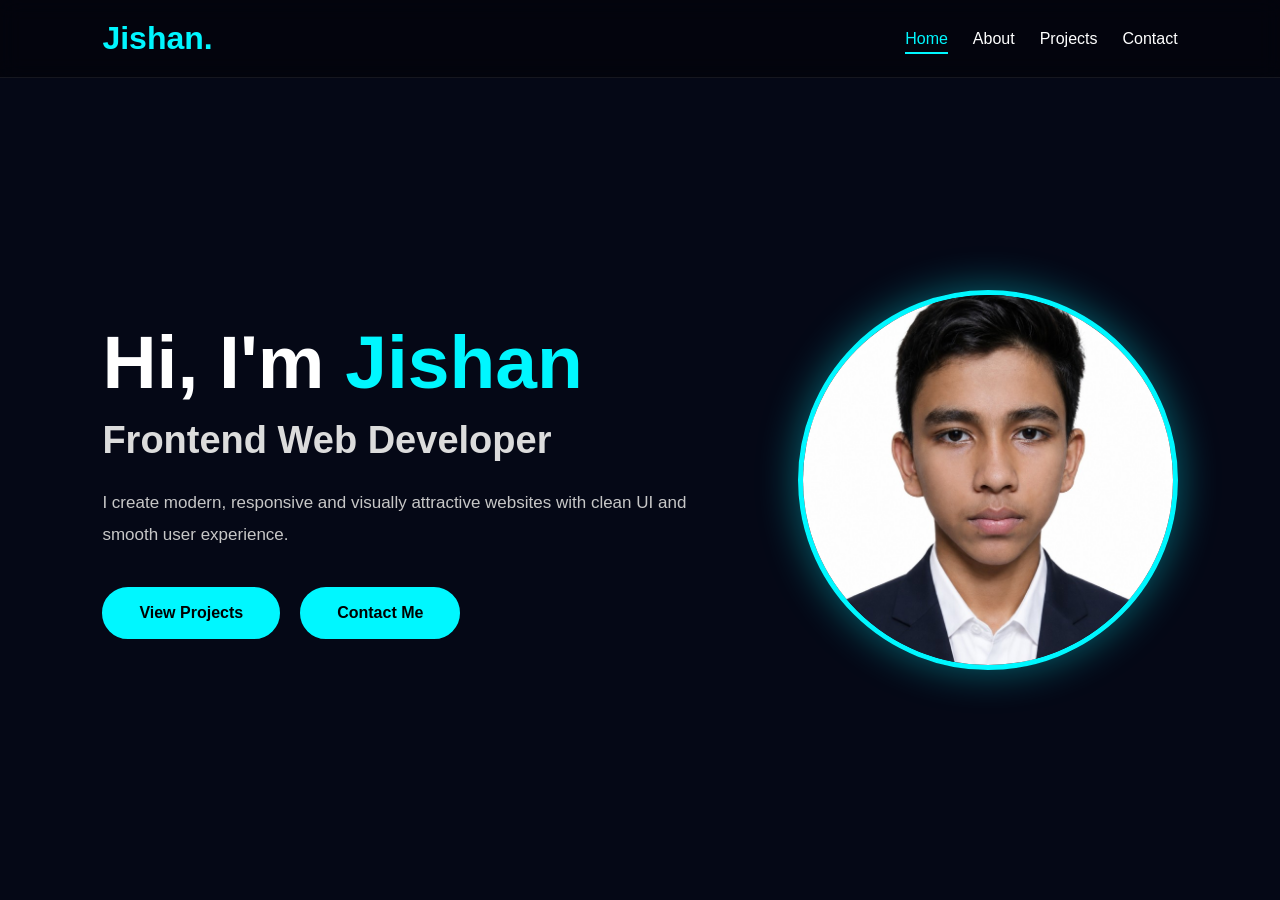
<file: index.html>
<!DOCTYPE html>
<html lang="en">
<head>
<meta charset="UTF-8">
<link rel="icon" type="image/png" href="img.png">
<meta name="viewport" content="width=device-width, initial-scale=1.0">
<title>Jishan Portfolio</title>
<link rel="stylesheet" href="style.css">
</head>
<body>

<header>
    <div class="logo">Jishan.</div>

    <nav>
        <a href="index.html" class="active">Home</a>
        <a href="about.html">About</a>
        <a href="projects.html">Projects</a>
        <a href="contact.html">Contact</a>
    </nav>
</header>

<section class="hero">

    <div class="hero-text">
        <h1>Hi, I'm <span>Jishan</span></h1>

        <h2>Frontend Web Developer</h2>

        <p>
            I create modern, responsive and visually attractive websites
            with clean UI and smooth user experience.
        </p>

        <div class="btns">
            <a href="projects.html" class="btn">View Projects</a>
            <a href="contact.html" class="btn">Contact Me</a>
        </div>
    </div>

<div class="hero-image">
    <img src="jishanimage.jpg" alt="myimage">
</div>

</section>

</body>
</html>
</file>
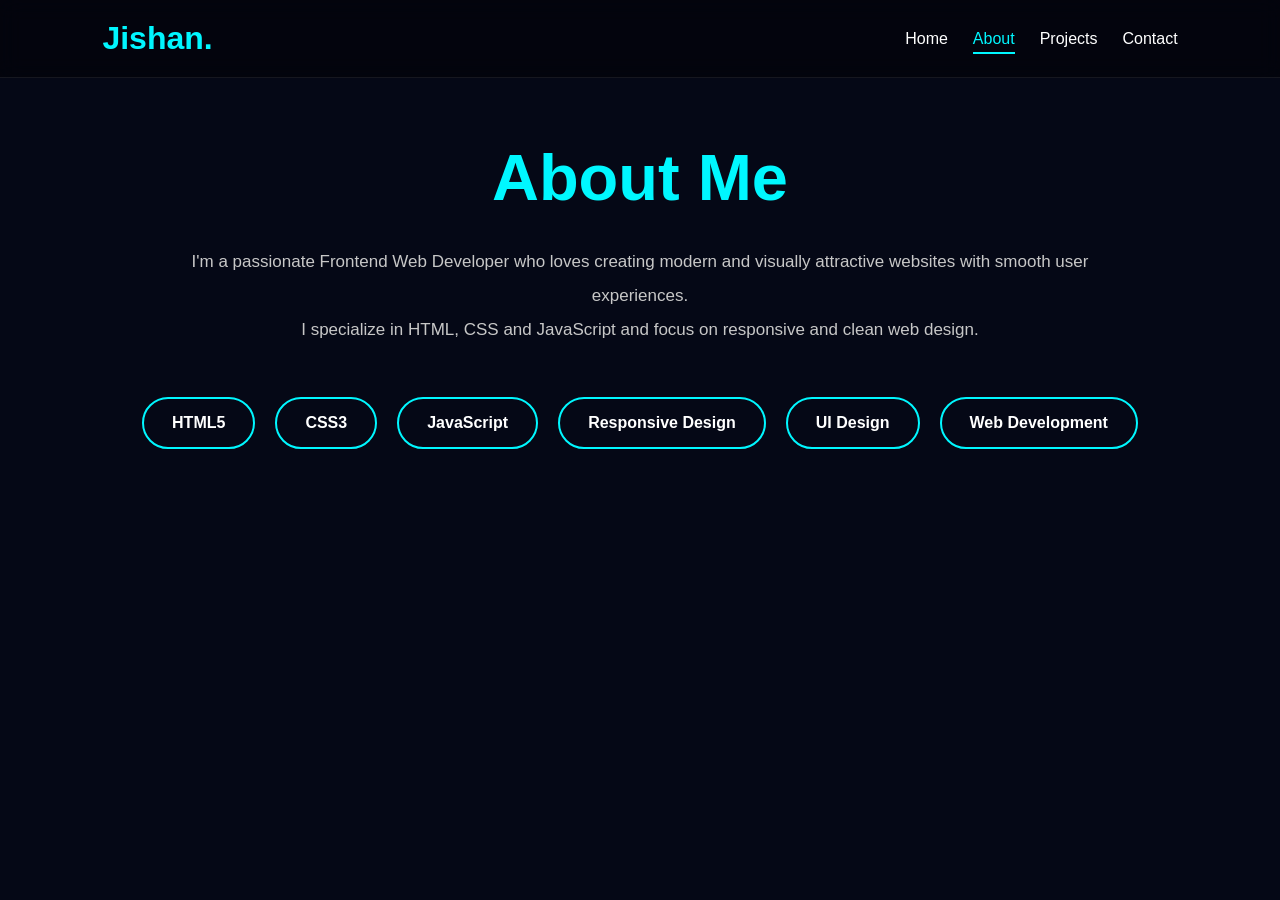
<file: about.html>
<!DOCTYPE html>
<html lang="en">
<head>
<meta charset="UTF-8">
<link rel="icon" type="image/png" href="img.png">
<meta name="viewport" content="width=device-width, initial-scale=1.0">
<title>About | Jishan</title>
<link rel="stylesheet" href="style.css">
</head>
<body>

<header>
    <div class="logo">Jishan.</div>

    <nav>
        <a href="index.html">Home</a>
        <a href="about.html" class="active">About</a>
        <a href="projects.html">Projects</a>
        <a href="contact.html">Contact</a>
    </nav>
</header>

<section class="about">

    <div class="about-content">

        <h1>About Me</h1>

        <p>
            I'm a passionate Frontend Web Developer who loves creating
            modern and visually attractive websites with smooth user experiences.
        </p>

        <p>
            I specialize in HTML, CSS and JavaScript and focus on
            responsive and clean web design.
        </p>

        <div class="skills">

            <div class="skill-box">HTML5</div>
            <div class="skill-box">CSS3</div>
            <div class="skill-box">JavaScript</div>
            <div class="skill-box">Responsive Design</div>
            <div class="skill-box">UI Design</div>
            <div class="skill-box">Web Development</div>

        </div>

    </div>

</section>

</body>
</html>
</file>
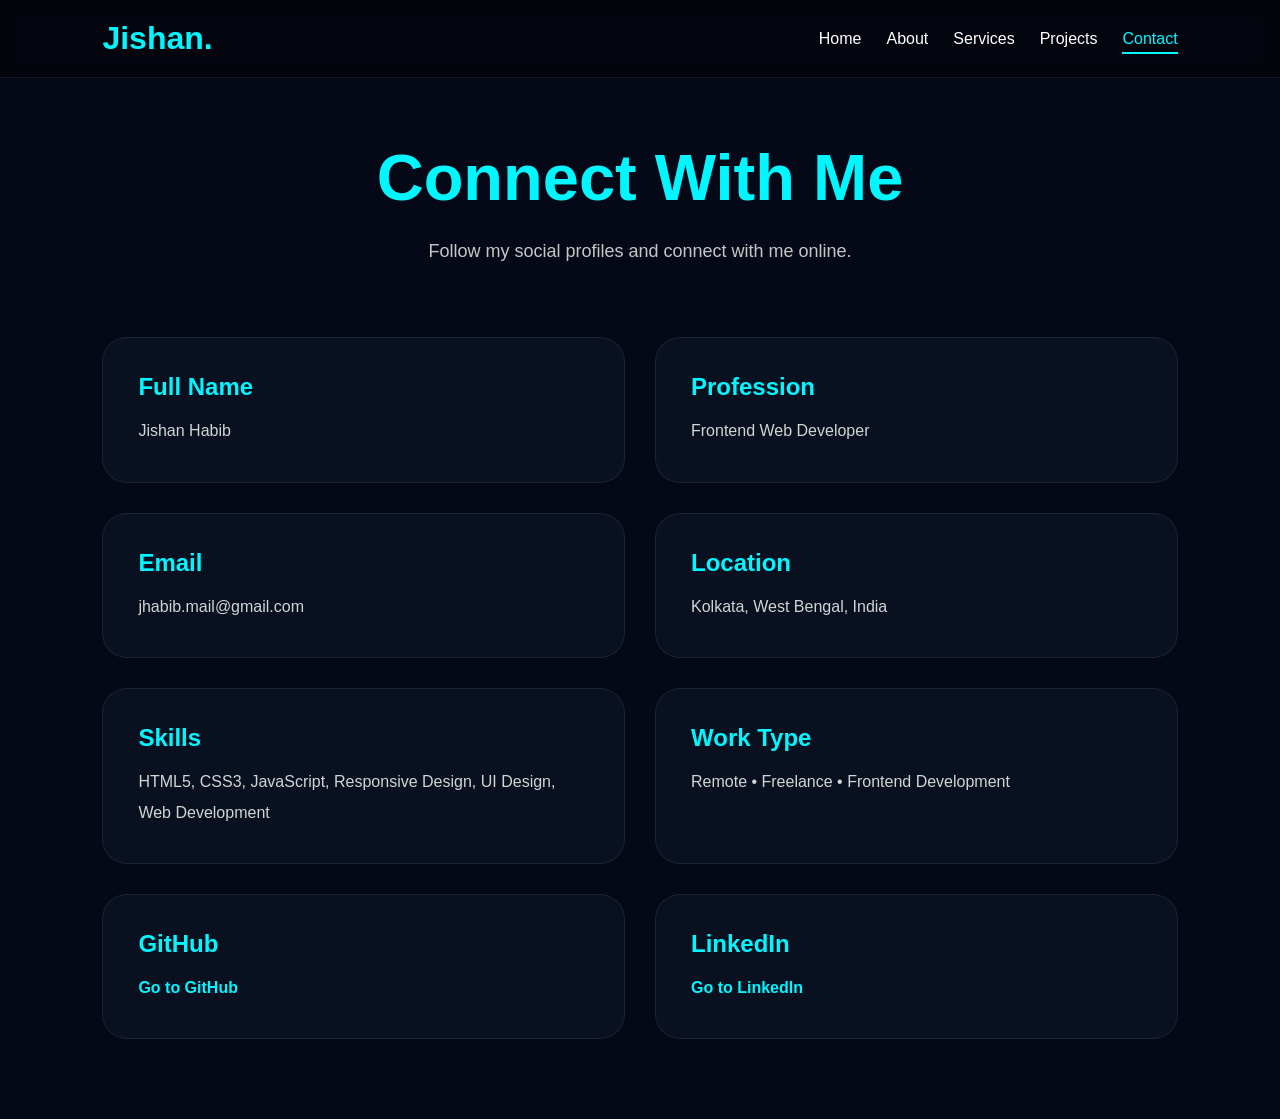
<file: contact.html>
<!DOCTYPE html>
<html lang="en">
<head>
<meta charset="UTF-8">
<link rel="icon" type="image/png" href="img.png">
<meta name="viewport" content="width=device-width, initial-scale=1.0">

<title>Contact | Jishan</title>

<link rel="stylesheet" href="style.css">

</head>
<body>

<header>

    <div class="logo">Jishan.</div>

    <nav>
        <a href="index.html">Home</a>
        <a href="about.html">About</a>
        <a href="services.html">Services</a>
        <a href="projects.html">Projects</a>
        <a href="contact.html" class="active">Contact</a>
    </nav>

</header>

<section class="contact-page">

    <div class="contact-title">

        <h1>Connect With Me</h1>

        <p>
            Follow my social profiles and connect with me online.
        </p>

    </div>

    <div class="contact-container">

        <div class="contact-info">

            <div class="info-box">
                <h2>Full Name</h2>
                <p>Jishan Habib</p>
            </div>

            <div class="info-box">
                <h2>Profession</h2>
                <p>Frontend Web Developer</p>
            </div>

            <div class="info-box">
                <h2>Email</h2>
                <p>jhabib.mail@gmail.com</p>
            </div>

            <div class="info-box">
                <h2>Location</h2>
                <p>Kolkata, West Bengal, India</p>
            </div>

            <div class="info-box">
                <h2>Skills</h2>

                <p>
                    HTML5, CSS3, JavaScript,
                    Responsive Design,
                    UI Design,
                    Web Development
                </p>
            </div>

            <div class="info-box">
                <h2>Work Type</h2>

                <p>
                    Remote • Freelance • Frontend Development
                </p>
            </div>

            <div class="contact-links">

                <div class="info-box">
                    <h2>GitHub</h2>

                    <p>
                        <a href="https://github.com/jishanhabib" target="_blank">
                            Go to GitHub
                        </a>
                    </p>
                </div>

                <div class="info-box">
                    <h2>LinkedIn</h2>

                    <p>
                        <a href="https://www.linkedin.com/in/jishan-habib-5b3287411" target="_blank">
                            Go to LinkedIn
                        </a>
                    </p>
                </div>

            </div>

        </div>

    </div>

</section>

</body>
</html>
</file>
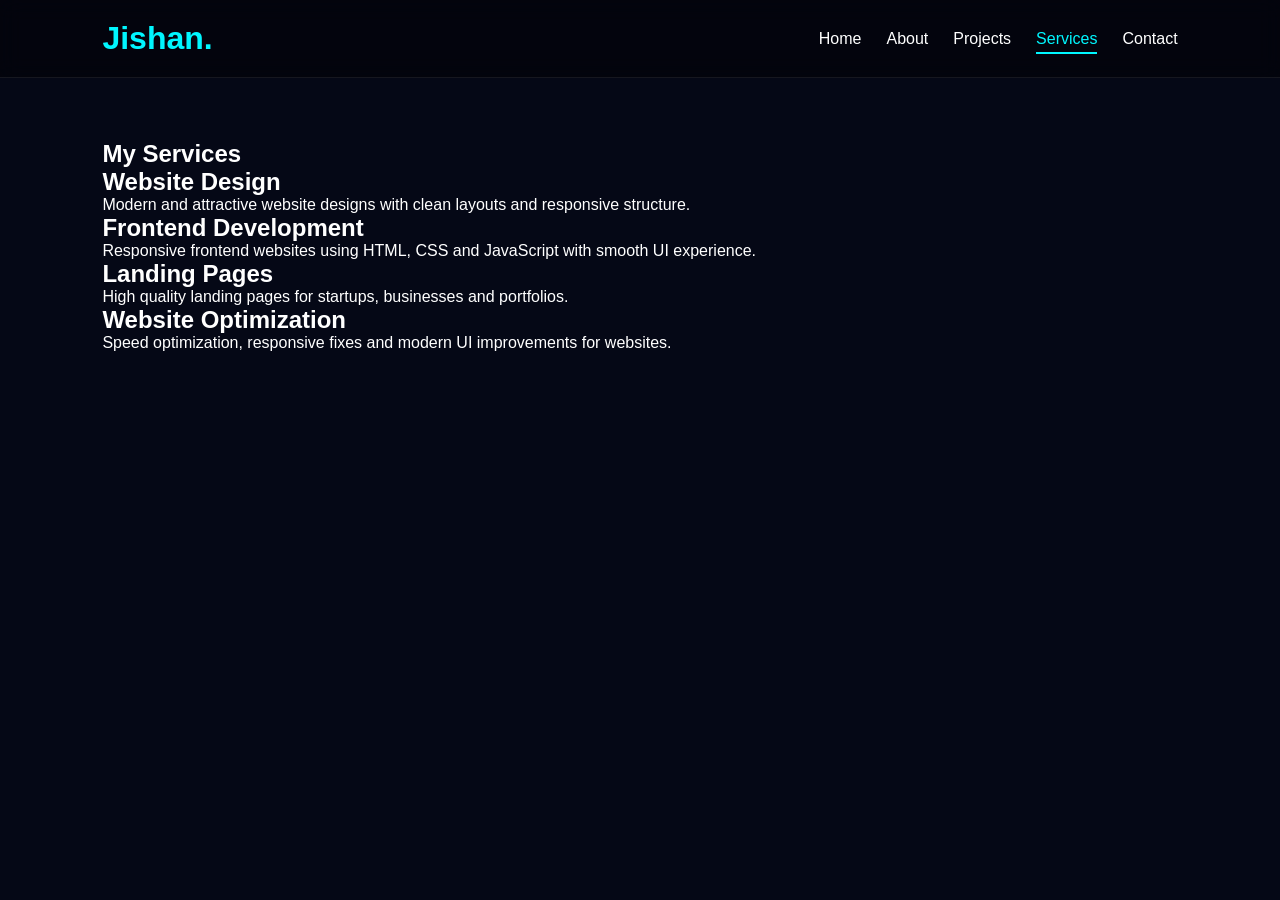
<file: services.html>
<!DOCTYPE html>
<html lang="en">
<head>
<meta charset="UTF-8">
<link rel="icon" type="image/png" href="img.png">
<meta name="viewport" content="width=device-width, initial-scale=1.0">
<title>Services | Jishan</title>
<link rel="stylesheet" href="style.css">
</head>
<body>

<header>
    <div class="logo">Jishan.</div>

    <nav>
        <a href="index.html">Home</a>
        <a href="about.html">About</a>
        <a href="projects.html">Projects</a>
        <a href="services.html" class="active">Services</a>
        <a href="contact.html">Contact</a>
    </nav>
</header>

<section class="services">

    <h1>My Services</h1>

    <div class="service-container">

        <div class="service-card">
            <h2>Website Design</h2>

            <p>
                Modern and attractive website designs with clean layouts
                and responsive structure.
            </p>
        </div>

        <div class="service-card">
            <h2>Frontend Development</h2>

            <p>
                Responsive frontend websites using HTML, CSS and JavaScript
                with smooth UI experience.
            </p>
        </div>

        <div class="service-card">
            <h2>Landing Pages</h2>

            <p>
                High quality landing pages for startups, businesses and
                portfolios.
            </p>
        </div>

        <div class="service-card">
            <h2>Website Optimization</h2>

            <p>
                Speed optimization, responsive fixes and modern UI
                improvements for websites.
            </p>
        </div>

    </div>

</section>

</body>
</html>
</file>
<file: style.css>
*{
    margin:0;
    padding:0;
    box-sizing:border-box;
    font-family:Arial,sans-serif;
}

html{
    scroll-behavior:smooth;
}

body{
    background:#050816;
    color:white;
    overflow-x:hidden;
}

a{
    text-decoration:none;
    color:white;
}

/* HEADER */

header{
    position:fixed;
    top:0;
    left:0;
    width:100%;
    padding:20px 8%;
    display:flex;
    justify-content:space-between;
    align-items:center;
    background:rgba(0,0,0,0.4);
    backdrop-filter:blur(10px);
    border-bottom:1px solid rgba(255,255,255,0.08);
    z-index:1000;
}

.logo{
    font-size:32px;
    font-weight:bold;
    color:#00f7ff;
}

nav{
    display:flex;
    gap:25px;
}

nav a{
    position:relative;
    transition:.3s;
}

nav a::after{
    content:"";
    position:absolute;
    left:0;
    bottom:-6px;
    width:0%;
    height:2px;
    background:#00f7ff;
    transition:.3s;
}

nav a:hover::after,
nav a.active::after{
    width:100%;
}

nav a:hover,
nav a.active{
    color:#00f7ff;
}

section{
    min-height:100vh;
    padding:140px 8% 80px;
}

/* HERO SECTION */

.hero{
    display:flex;
    justify-content:space-between;
    align-items:center;
    gap:60px;
    flex-wrap:wrap;
}

.hero-text{
    flex:1;
    min-width:300px;
}

.hero-text h1{
    font-size:75px;
    line-height:1.1;
    margin-bottom:15px;
}

.hero-text h1 span{
    color:#00f7ff;
}

.hero-text h2{
    font-size:38px;
    margin-bottom:25px;
    color:#dcdcdc;
}

.hero-text p{
    color:#c7c7c7;
    line-height:1.9;
    font-size:17px;
    max-width:650px;
}

.btns{
    display:flex;
    gap:20px;
    margin-top:35px;
    flex-wrap:wrap;
}

.btn{
    padding:15px 35px;
    border-radius:40px;
    background:#00f7ff;
    color:#000;
    font-weight:bold;
    border:2px solid #00f7ff;
    transition:.3s;
}

.btn:hover{
    background:transparent;
    color:#00f7ff;
    transform:translateY(-5px);
    box-shadow:0 0 25px rgba(0,247,255,0.5);
}

.hero-image{
    width:380px;
    height:380px;
    border-radius:50%;
    overflow:hidden;
    border:5px solid #00f7ff;
    box-shadow:0 0 40px rgba(0,247,255,0.4);
}

.hero-image img{
    width:100%;
    height:100%;
    object-fit:cover;
}

/* ABOUT PAGE */

.about-content{
    text-align:center;
}

.about-content h1{
    font-size:65px;
    color:#00f7ff;
    margin-bottom:30px;
}

.about-content p{
    max-width:900px;
    margin:auto;
    line-height:2;
    color:#c7c7c7;
    font-size:17px;
}

.skills{
    margin-top:50px;
    display:flex;
    justify-content:center;
    flex-wrap:wrap;
    gap:20px;
}

.skill-box{
    padding:15px 28px;
    border:2px solid #00f7ff;
    border-radius:40px;
    transition:.3s;
    font-weight:bold;
}

.skill-box:hover{
    background:#00f7ff;
    color:#000;
    transform:translateY(-5px);
    box-shadow:0 0 20px rgba(0,247,255,0.5);
}

/* SERVICES PAGE */

.services-page h1{
    text-align:center;
    font-size:65px;
    color:#00f7ff;
    margin-bottom:70px;
}

.services-container{
    display:grid;
    grid-template-columns:repeat(auto-fit,minmax(320px,1fr));
    gap:35px;
}

.service-box{
    background:#09101f;
    padding:35px;
    border-radius:25px;
    border:1px solid rgba(255,255,255,0.08);
    transition:.4s;
}

.service-box:hover{
    transform:translateY(-10px);
    box-shadow:0 0 35px rgba(0,247,255,0.25);
}

.service-box h2{
    color:#00f7ff;
    margin-bottom:20px;
}

.service-box p{
    color:#c7c7c7;
    line-height:1.9;
}

/* PROJECT PAGE */

.projects-title{
    text-align:center;
    margin-bottom:70px;
}

.projects-title h1{
    font-size:65px;
    color:#00f7ff;
    margin-bottom:20px;
}

.projects-title p{
    color:#c7c7c7;
    max-width:700px;
    margin:auto;
    line-height:1.9;
}

.projects-grid{
    display:grid;
    grid-template-columns:repeat(auto-fit,minmax(320px,1fr));
    gap:35px;
}

.project-box{
    background:#09101f;
    border-radius:25px;
    overflow:hidden;
    border:1px solid rgba(255,255,255,0.08);
    transition:.4s;
}

.project-box:hover{
    transform:translateY(-10px);
    box-shadow:0 0 35px rgba(0,247,255,0.25);
}

.project-box img{
    width:100%;
    height:230px;
    object-fit:cover;
}

.project-info{
    padding:30px;
}

.project-info h2{
    color:#00f7ff;
    margin-bottom:15px;
}

.project-info p{
    color:#c7c7c7;
    line-height:1.8;
    margin-bottom:25px;
}

.project-info a{
    display:inline-block;
    padding:12px 28px;
    background:#00f7ff;
    color:#000;
    border-radius:35px;
    font-weight:bold;
    transition:.3s;
}

.project-info a:hover{
    transform:translateY(-5px);
    box-shadow:0 0 20px rgba(0,247,255,0.5);
}

/* CONTACT PAGE */

.contact-page{
    min-height:100vh;
}

.contact-title{
    text-align:center;
    margin-bottom:70px;
}

.contact-title h1{
    font-size:65px;
    color:#00f7ff;
    margin-bottom:20px;
}

.contact-title p{
    color:#c7c7c7;
    font-size:18px;
    line-height:1.8;
}

.contact-container{
    display:flex;
    justify-content:center;
    align-items:center;
}

.contact-info{
    width:100%;
    max-width:1150px;
    display:grid;
    grid-template-columns:repeat(2,1fr);
    gap:30px;
}

.info-box{
    background:#09101f;
    padding:35px;
    border-radius:25px;
    border:1px solid rgba(255,255,255,0.08);
    transition:.4s;
}

.info-box:hover{
    transform:translateY(-10px);
    box-shadow:0 0 35px rgba(0,247,255,0.25);
}

.info-box h2{
    color:#00f7ff;
    font-size:24px;
    margin-bottom:15px;
}

.info-box p{
    color:#d4d4d4;
    line-height:1.9;
    font-size:16px;
}

.info-box a{
    color:#00f7ff;
    font-weight:bold;
    transition:.3s;
}

.info-box a:hover{
    color:white;
    text-shadow:0 0 15px #00f7ff;
}

.contact-links{
    grid-column:span 2;
    display:grid;
    grid-template-columns:1fr 1fr;
    gap:30px;
}

/* FOOTER */

footer{
    padding:30px 8%;
    text-align:center;
    color:#c7c7c7;
    border-top:1px solid rgba(255,255,255,0.08);
}

/* SCROLLBAR */

::-webkit-scrollbar{
    width:10px;
}

::-webkit-scrollbar-track{
    background:#050816;
}

::-webkit-scrollbar-thumb{
    background:#00f7ff;
    border-radius:20px;
}

/* RESPONSIVE */

@media(max-width:1000px){

    .hero{
        flex-direction:column-reverse;
        text-align:center;
    }

    .hero-text p{
        margin:auto;
    }

    .btns{
        justify-content:center;
    }

}

@media(max-width:900px){

    header{
        flex-direction:column;
        gap:15px;
    }

    nav{
        flex-wrap:wrap;
        justify-content:center;
    }

    .hero-text h1{
        font-size:55px;
    }

    .hero-text h2{
        font-size:30px;
    }

    .about-content h1,
    .services-page h1,
    .projects-title h1,
    .contact-title h1{
        font-size:45px;
    }

    .contact-info{
        grid-template-columns:1fr;
    }

    .contact-links{
        grid-template-columns:1fr;
        grid-column:span 1;
    }

    .hero-image{
        width:300px;
        height:300px;
    }

}

@media(max-width:600px){

    section{
        padding:130px 6% 70px;
    }

    .hero-text h1{
        font-size:42px;
    }

    .hero-text h2{
        font-size:24px;
    }

    .hero-text p{
        font-size:15px;
    }

    .info-box{
        padding:28px;
    }

}
</file>
